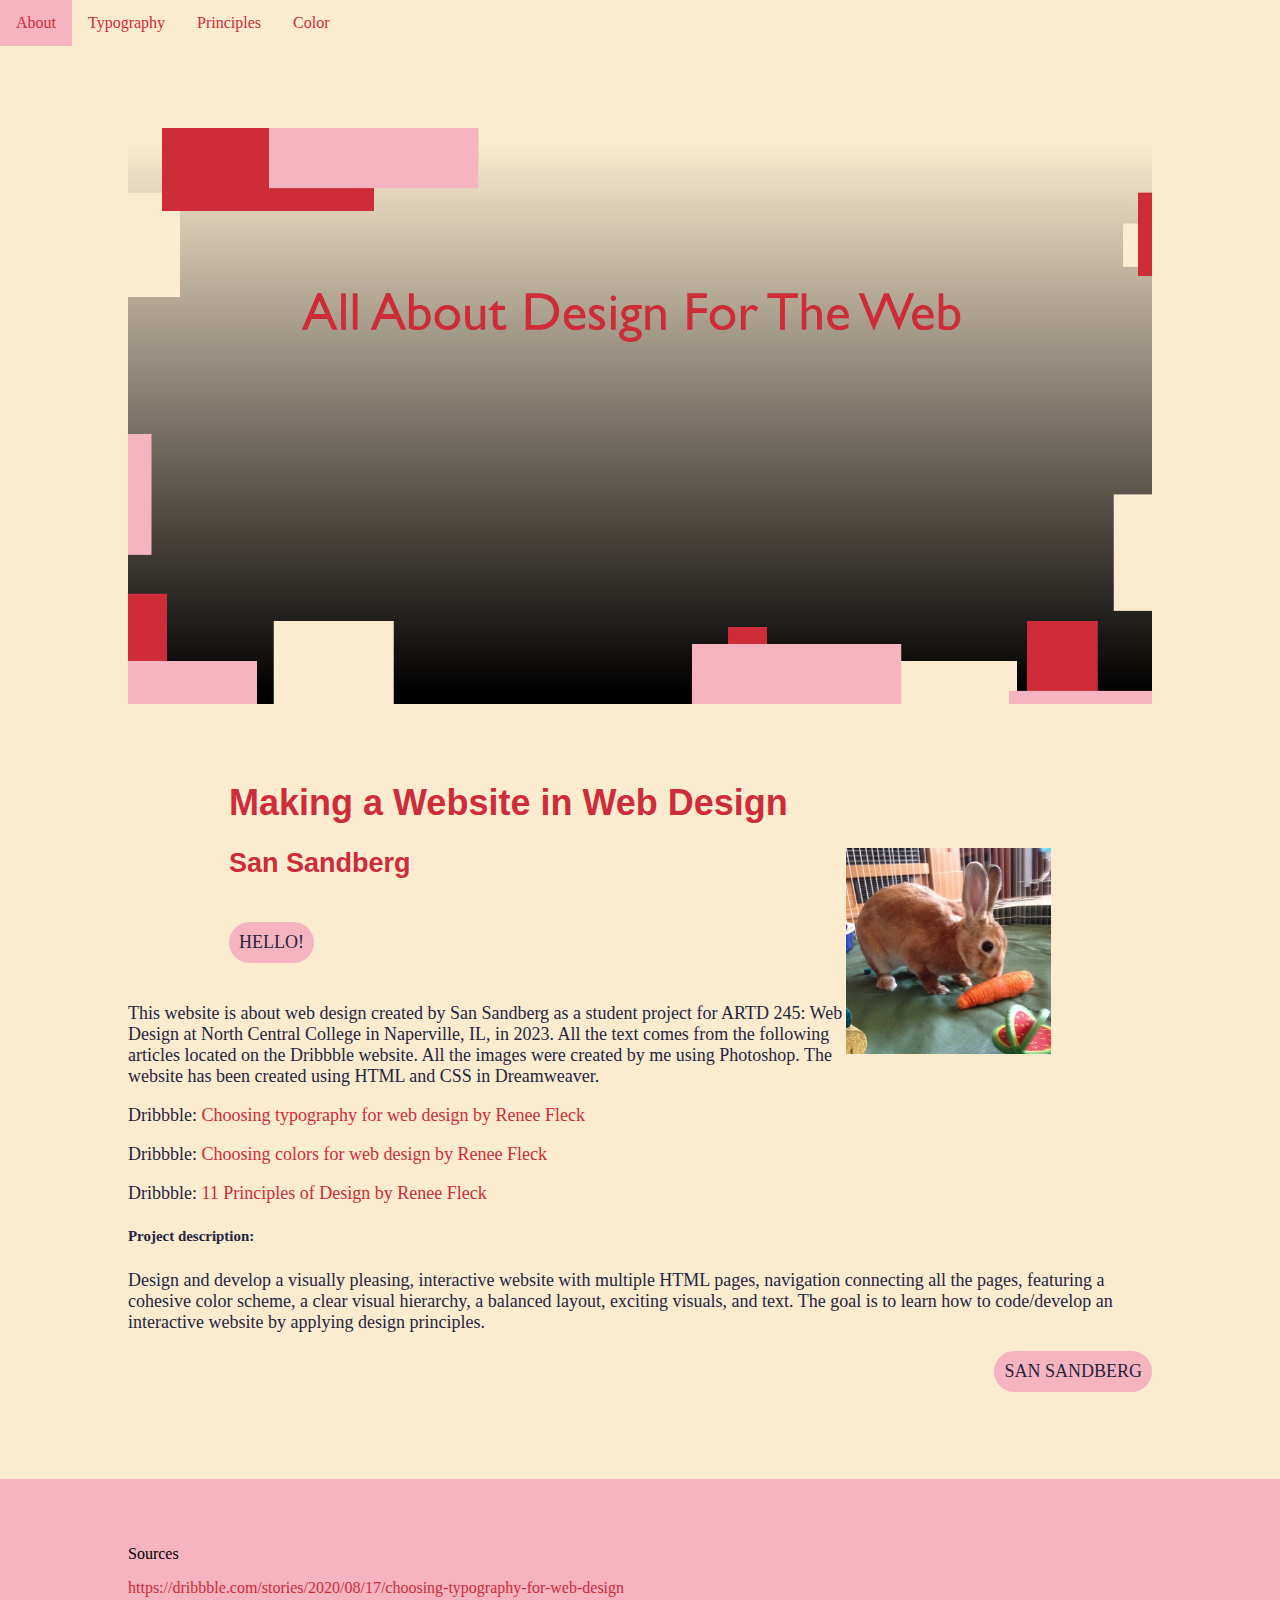
<file: index.html>
<!doctype html>
<html>
<head><link rel="preconnect" href="https://fonts.googleapis.com">
<link rel="preconnect" href="https://fonts.gstatic.com" crossorigin>
<link href="https://fonts.googleapis.com/css2?family=Martian+Mono:wght@300&display=swap" rel="stylesheet">
<meta charset="UTF-8">
<title>Typography</title>

<link href="style.css" rel="stylesheet" type="text/css">
</head>

<body>
	
<ul class="nav"> 
	<li><a class="active" href="about.html">About</a></li>
  <li><a href="typography.html">Typography</a></li>
  <li><a href="principles.html">Principles</a></li>
  <li><a href="color.html">Color</a></li>
 
</ul>
<section class="body">
  <img src="Images/about.jpg" width="100%" alt=""/>
<div class="center"> </div>
<header>
	<p style="color: #FBECD0"> 
.
	
	
	</p>
		<p style="color: #FBECD0"> 
.
	
	
	</p>
  <h1>Making a Website in Web Design</h1>
	<h2><img src="Images/ruby.jpeg" width="25%"  alt=""/>San Sandberg</h2>
	<aside class="aside">
	<div class="button left"> 
		<a href="https://dribbble.com/stories/2020/08/17/choosing-typography-for-web-design" target="_blank">HELLO!</a>	</div>
  </aside>
	


</header>
		
<p>This website is about web design created by San Sandberg as a student project for ARTD 245: Web Design at North Central College in Naperville, IL, in 2023. All the text comes from the following articles located on the Dribbble website. All the images were created by me using Photoshop. The website has been created using HTML and CSS in Dreamweaver. 
	<p>
Dribbble: <a href="https://dribbble.com/stories/2020/08/17/choosing-typography-for-web-design" target="_blank">Choosing typography for web design by Renee Fleck</a> </p>
	
	<p>Dribbble: <a href="https://dribbble.com/stories/2018/12/19/choosing-colors-for-web-design-a-practical-ui-color-application-guide" target="_blank">Choosing colors for web design by Renee Fleck</a> </p>
	<p>Dribbble: <a href="https://dribbble.com/resources/principles-of-design" target="_blank">11 Principles of Design by Renee Fleck</a> </P>
	<h5>Project description: </h5>
Design and develop a visually pleasing, interactive website with multiple HTML pages, navigation connecting all the pages, featuring a cohesive color scheme, a clear visual hierarchy, a balanced layout, exciting visuals, and text. The goal is to learn how to code/develop an interactive website by applying design principles. </p>

		  <div class="button right"> 
		<a href="https://dribbble.com/stories/2020/08/17/choosing-typography-for-web-design" target="_blank">SAN SANDBERG</a></div>


		</section>
<div class="color">

	
<footer>
	<p>Sources </p>
	  
	<p><a href="https://dribbble.com/stories/2020/08/17/choosing-typography-for-web-design" target="_blank">https://dribbble.com/stories/2020/08/17/choosing-typography-for-web-design</a></p>
	
  <p>&nbsp;</p>
</footer>
			  </div>	

</body>
</html>
</file>
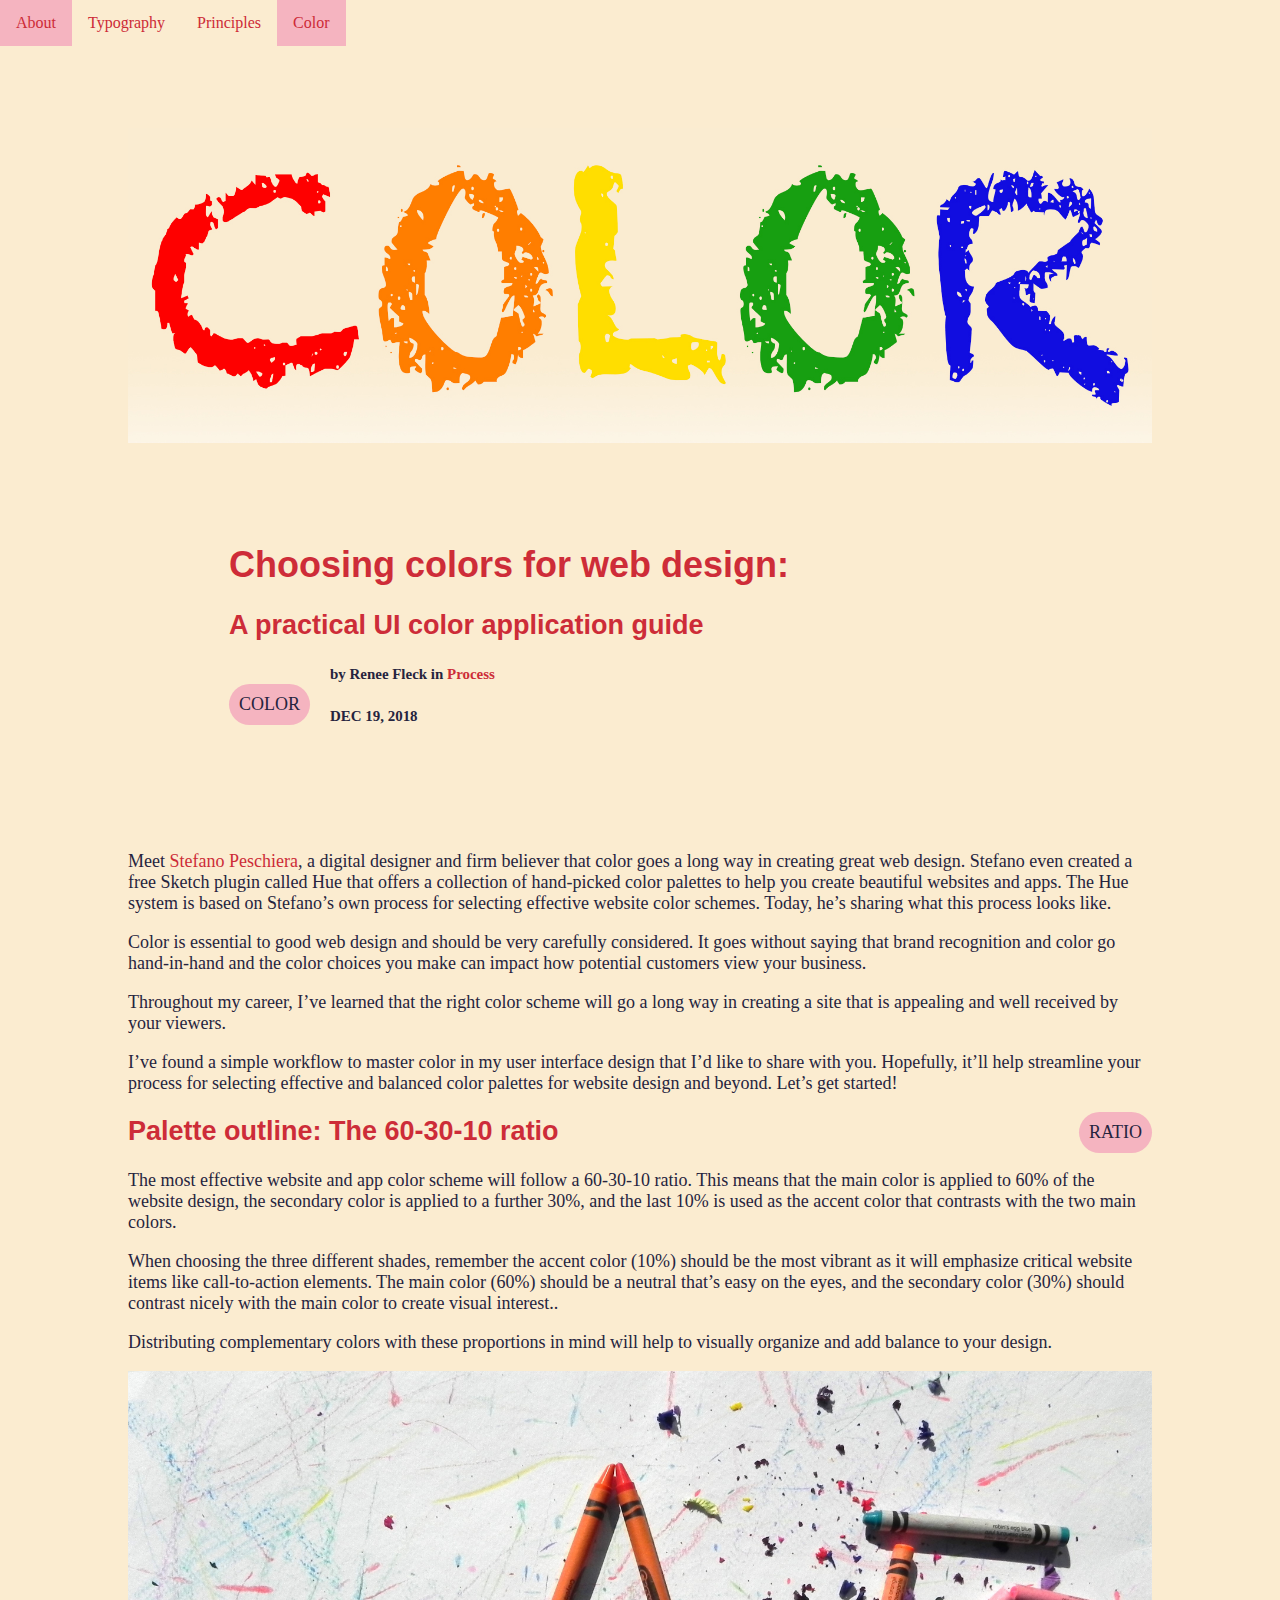
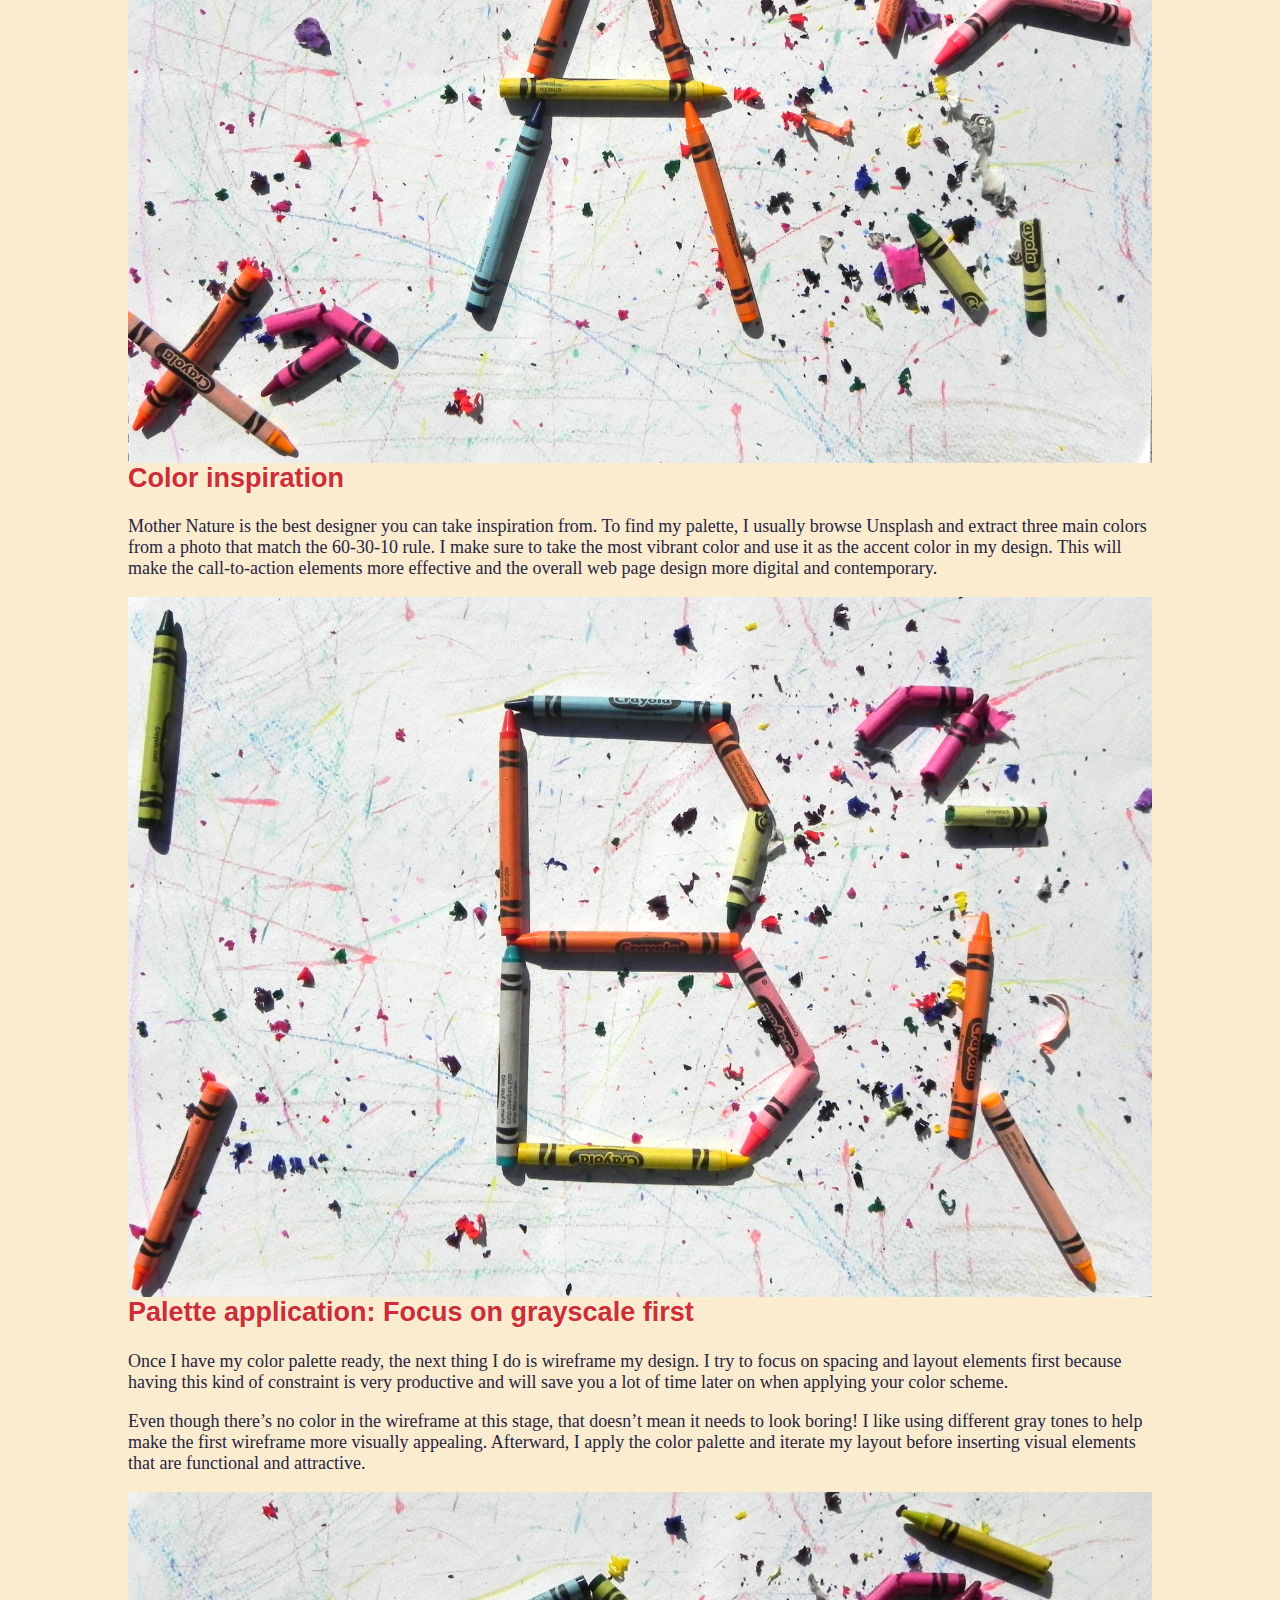
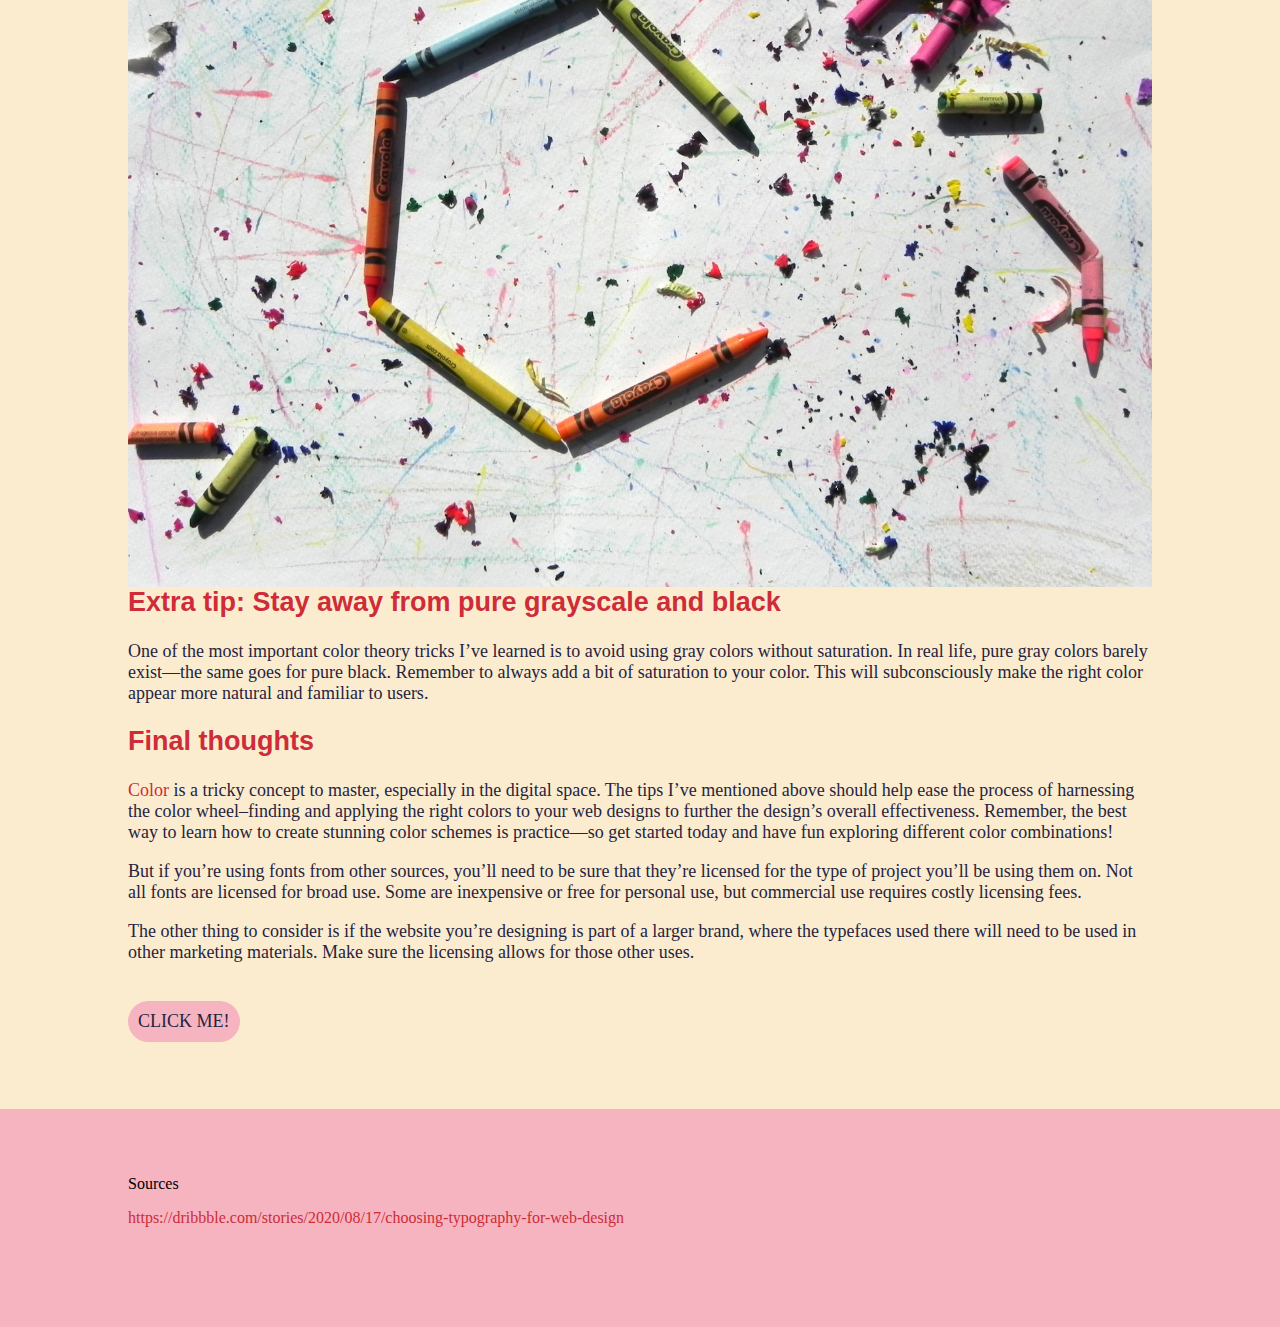
<file: color.html>
<!doctype html>
<html>
<head><link rel="preconnect" href="https://fonts.googleapis.com">
<link rel="preconnect" href="https://fonts.gstatic.com" crossorigin>
<link href="https://fonts.googleapis.com/css2?family=Martian+Mono:wght@300&display=swap" rel="stylesheet">
<meta charset="UTF-8">
<title>Typography</title>

<link href="style.css" rel="stylesheet" type="text/css">
</head>

<body>
	
<ul class="nav"> 
	<li><a href="about.html">About</a></li>
  <li><a href="typography.html">Typography</a></li>
  <li><a href="principles.html">Principles</a></li>
  <li><a class="active" href="color.html">Color</a></li>
 
</ul>
	<section class="body">
<div class="center">
	
   <img src="Images/colorphoto.jpg" width="100%" alt=""/></div>
<header>
  <h1>Choosing colors for web design: </h1>
	<h2>A practical UI color application guide</h2>
	<aside class="aside">
	<div class="button left"> 
		<a href="https://dribbble.com/stories/2020/08/17/choosing-typography-for-web-design" target="_blank">COLOR</a>	</div>
  </aside>
	  <h5>by Renee Fleck in <a href="https://dribbble.com/stories/categories/process" target="_blank">Process</a></h5>
<h5>DEC 19, 2018</h5> 


</header>
		
<p>Meet <a href="https://dribbble.com/stories/2020/08/17/choosing-typography-for-web-design" target="_blank">Stefano Peschiera</a>, a digital designer and firm believer that color goes a long way in creating great web design. Stefano even created a free Sketch plugin called Hue that offers a collection of hand-picked color palettes to help you create beautiful websites and apps. The Hue system is based on Stefano’s own process for selecting effective website color schemes. Today, he’s sharing what this process looks like.</p>

<p>Color is essential to good web design and should be very carefully considered. It goes without saying that brand recognition and color go hand-in-hand and the color choices you make can impact how potential customers view your business.

</p>

	
<p>Throughout my career, I’ve learned that the right color scheme will go a long way in creating a site that is appealing and well received by your viewers.</p>

<p>I’ve found a simple workflow to master color in my user interface design that I’d like to share with you. Hopefully, it’ll help streamline your process for selecting effective and balanced color palettes for website design and beyond. Let’s get started!</p>
		  <div class="button right"> 
		<a href="https://dribbble.com/stories/2020/08/17/choosing-typography-for-web-design" target="_blank">RATIO</a>

		

	</div>
		

<h2>Palette outline: The 60-30-10 ratio</h2>
<p>The most effective website and app color scheme will follow a 60-30-10 ratio. This means that the main color is applied to 60% of the website design, the secondary color is applied to a further 30%, and the last 10% is used as the accent color that contrasts with the two main colors.</p>
<p>When choosing the three different shades, remember the accent color (10%) should be the most vibrant as it will emphasize critical website items like call-to-action elements. The main color (60%) should be a neutral that’s easy on the eyes, and the secondary color (30%) should contrast nicely with the main color to create visual interest..</p>

	
	<p>Distributing complementary colors with these proportions in mind will help to visually organize and add balance to your design.</p>
	  <img src="Images/a copy.JPG" width="100%" alt=""/>
<h2>Color inspiration</h2>
	<p>Mother Nature is the best designer you can take inspiration from. To find my palette, I usually browse Unsplash and extract three main colors from a photo that match the 60-30-10 rule. I make sure to take the most vibrant color and use it as the accent color in my design. This will make the call-to-action elements more effective and the overall web page design more digital and contemporary.</p>

    <img src="Images/b copy.JPG" width="100%" alt=""/>
<h2>Palette application: Focus on grayscale first</h2>
	<p>Once I have my color palette ready, the next thing I do is wireframe my design. I try to focus on spacing and layout elements first because having this kind of constraint is very productive and will save you a lot of time later on when applying your color scheme.</p>
	
	
<p>Even though there’s no color in the wireframe at this stage, that doesn’t mean it needs to look boring! I like using different gray tones to help make the first wireframe more visually appealing. Afterward, I apply the color palette and iterate my layout before inserting visual elements that are functional and attractive.</p> 
		<img src="Images/c copy.JPG" width="100%"  alt=""/>
	<h2>Extra tip: Stay away from pure grayscale and black</h2>
	
<p>One of the most important color theory tricks I’ve learned is to avoid using gray colors without saturation. In real life, pure gray colors barely exist—the same goes for pure black. Remember to always add a bit of saturation to your color. This will subconsciously make the right color appear more natural and familiar to users.</p>
	

	
	<h2>Final thoughts</h2>
	<p><a href="https://dribbble.com/stories/2020/08/17/choosing-typography-for-web-design" target="_blank">Color</a> is a tricky concept to master, especially in the digital space. The tips I’ve mentioned above should help ease the process of harnessing the color wheel–finding and applying the right colors to your web designs to further the design’s overall effectiveness. Remember, the best way to learn how to create stunning color schemes is practice—so get started today and have fun exploring different color combinations!</p>
	<p>But if you’re using fonts from other sources, you’ll need to be sure that they’re licensed for the type of project you’ll be using them on. Not all fonts are licensed for broad use. Some are inexpensive or free for personal use, but commercial use requires costly licensing fees.</p>
	<p>The other thing to consider is if the website you’re designing is part of a larger brand, where the typefaces used there will need to be used in other marketing materials. Make sure the licensing allows for those other uses.</p>
		
	  <div class="button left"> 
		<a href="https://dribbble.com/stories/2020/08/17/choosing-typography-for-web-design" target="_blank">CLICK ME!</a>
	</div>
		

	
</section>	
<div class="color">

	
<footer>
	<p>Sources </p>
	  
	<p><a href="https://dribbble.com/stories/2020/08/17/choosing-typography-for-web-design" target="_blank">https://dribbble.com/stories/2020/08/17/choosing-typography-for-web-design</a></p>
	
  <p>&nbsp;</p>
</footer>
			  </div>	
</section>
</body>
</html>
</file>
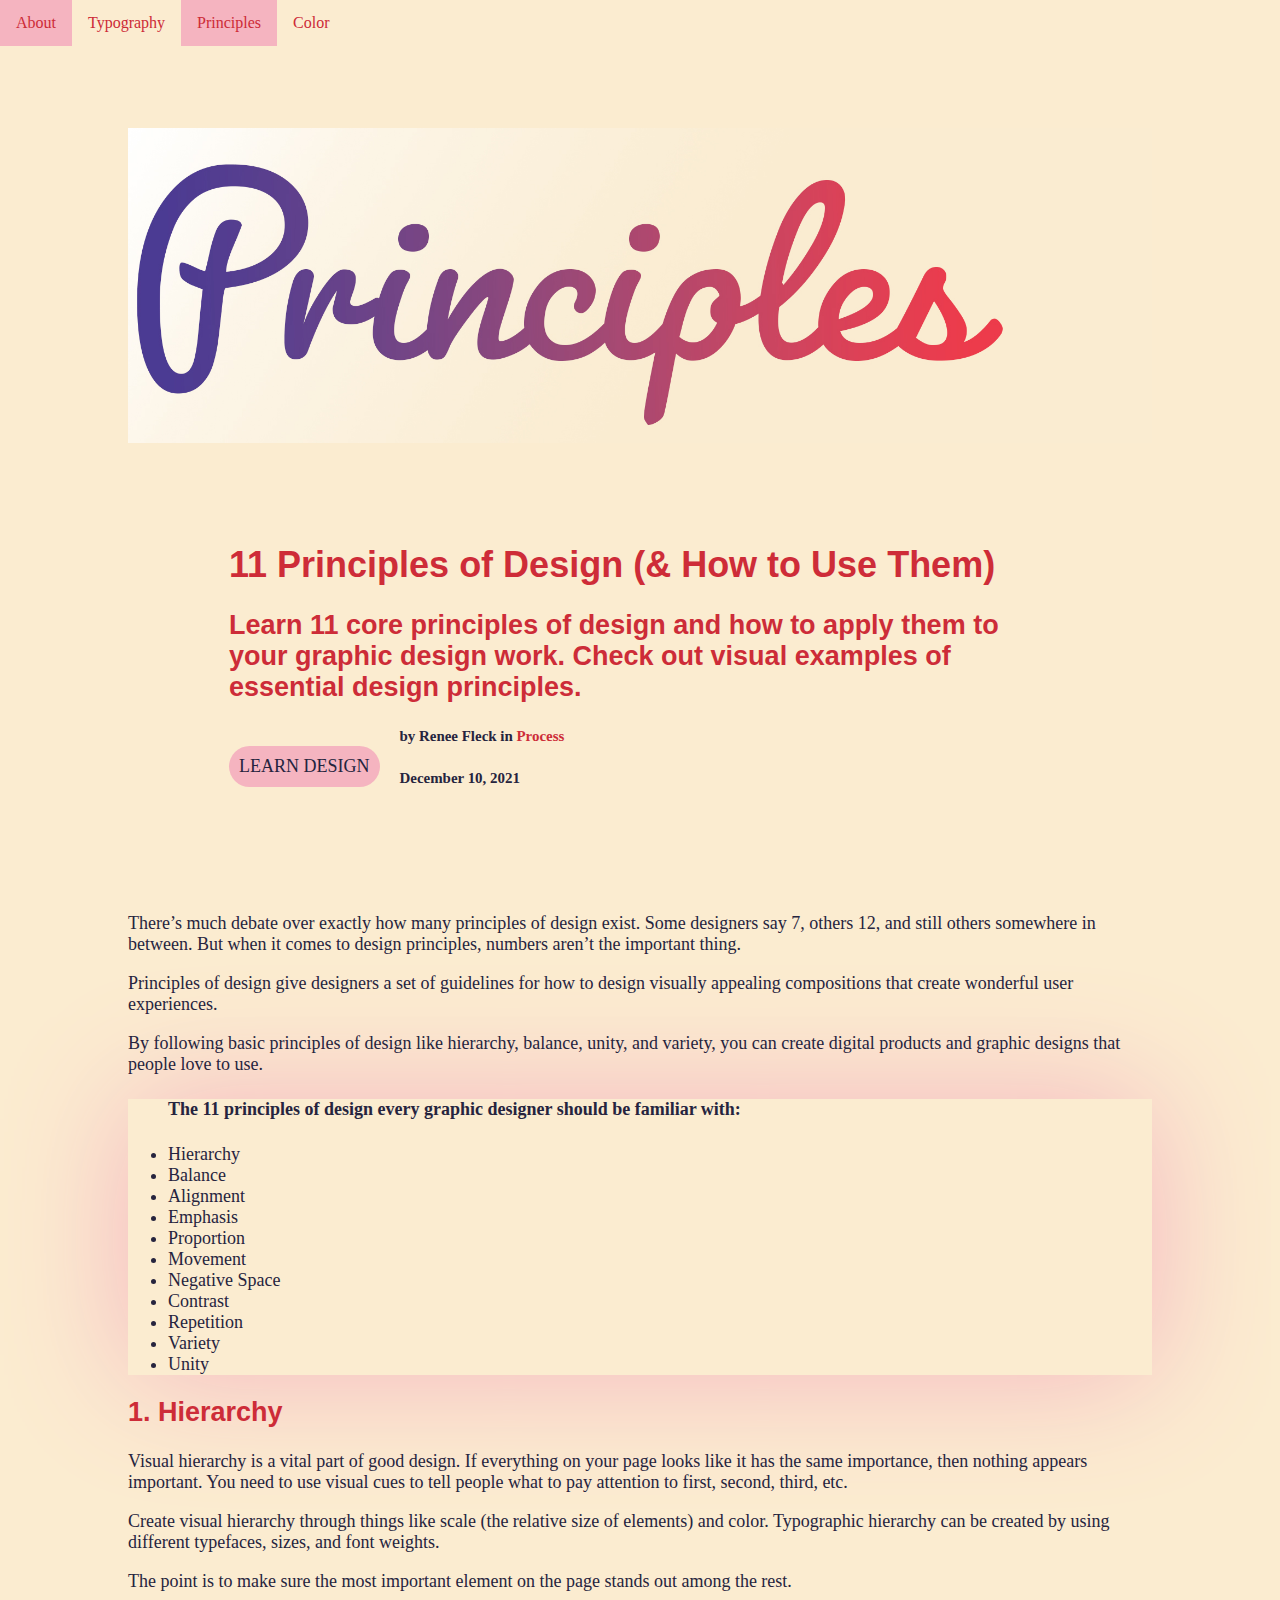
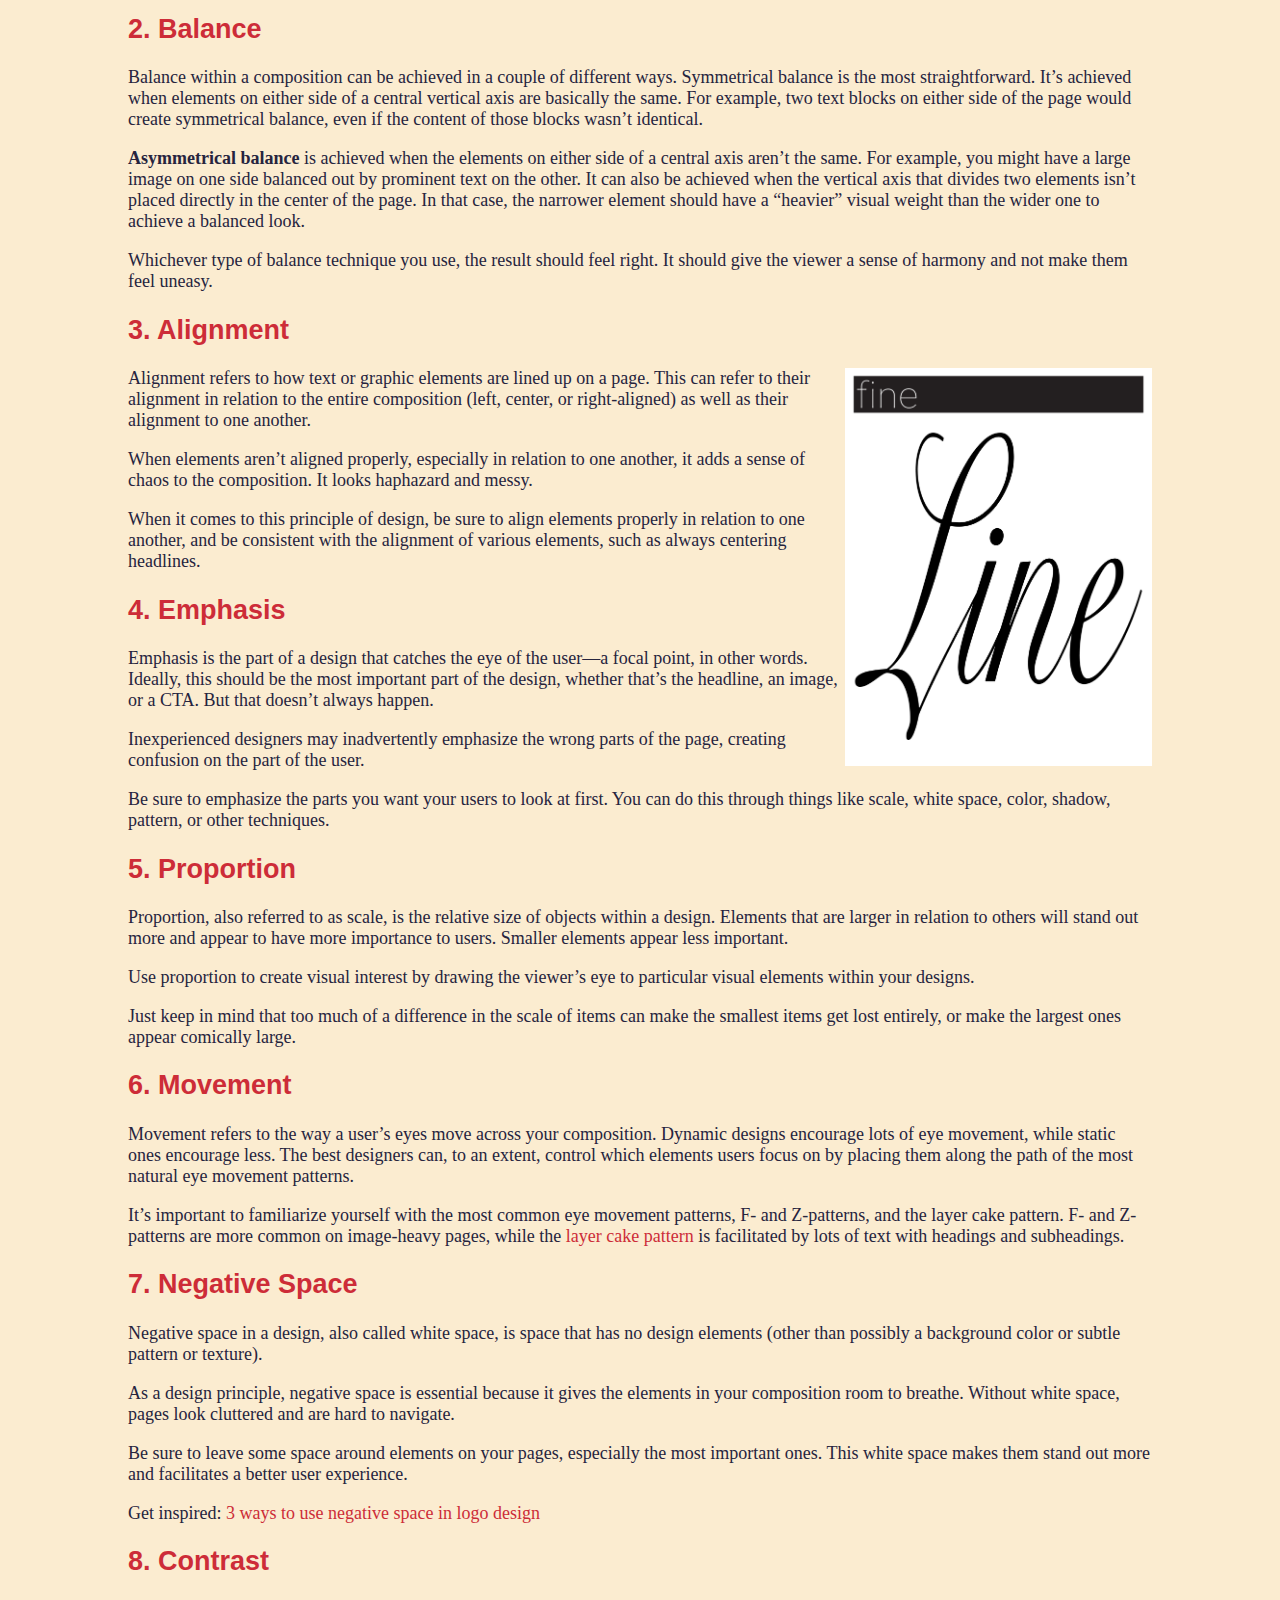
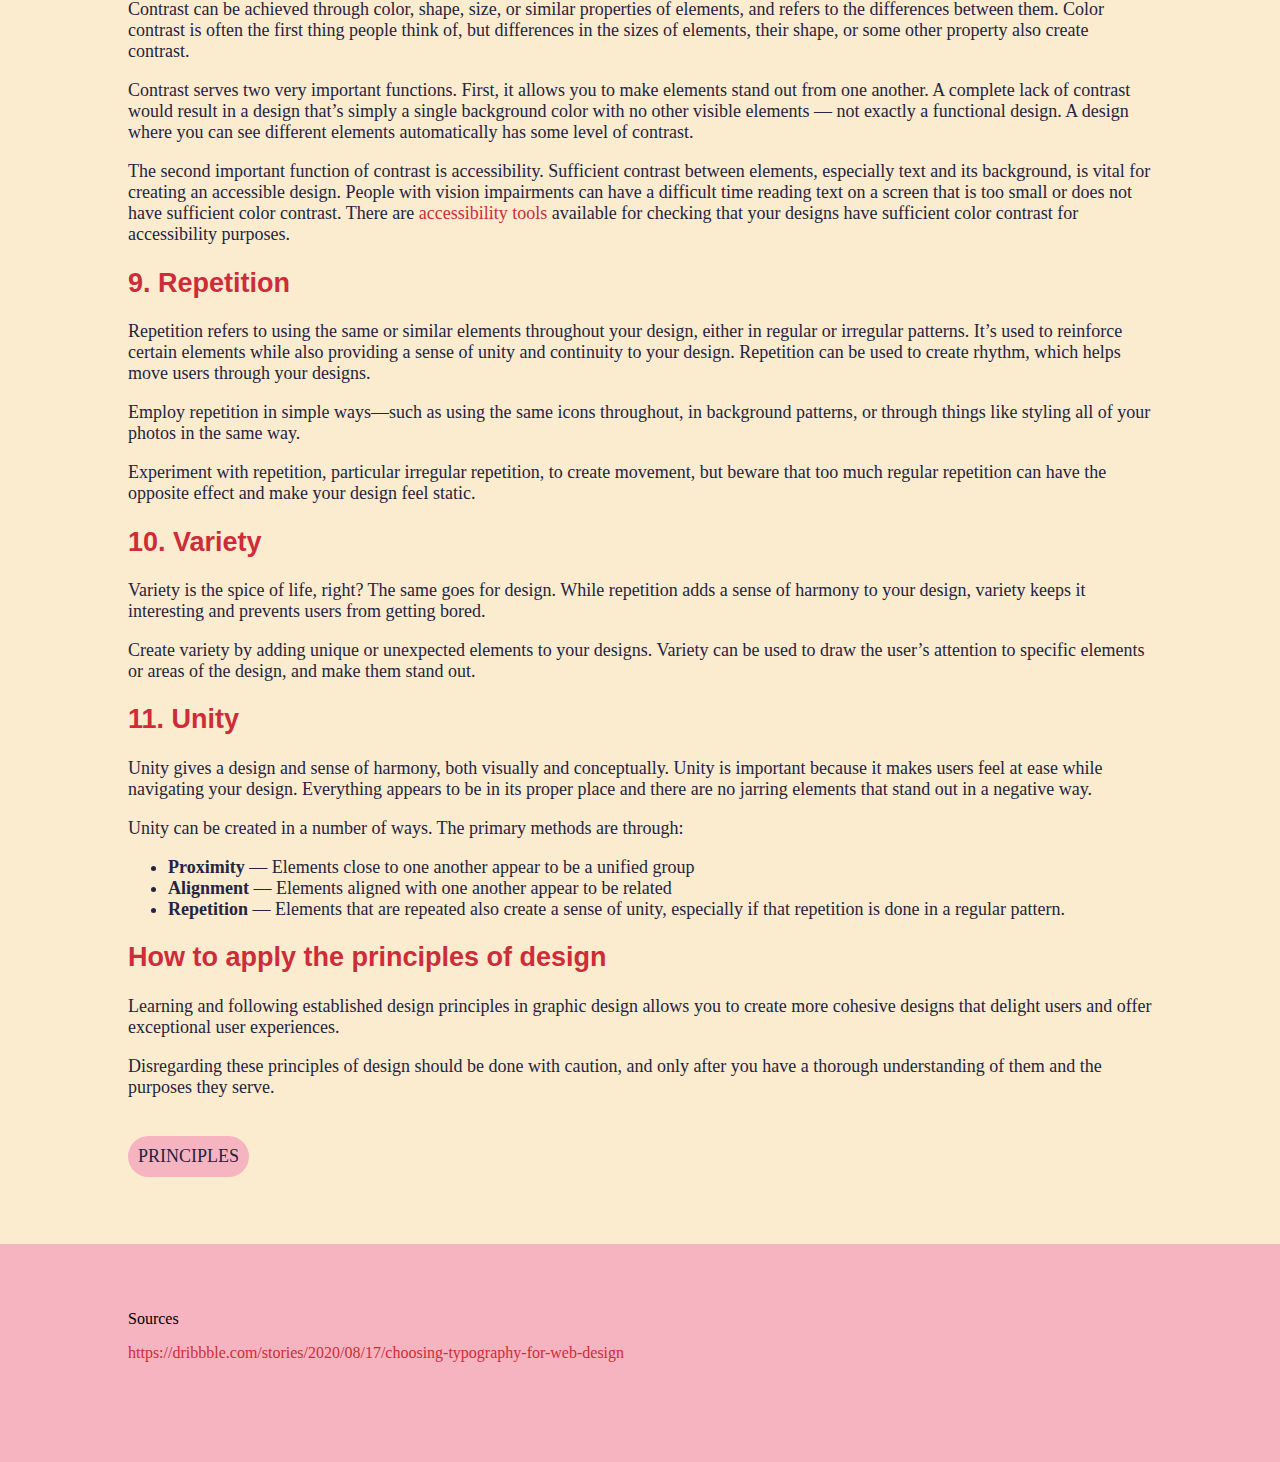
<file: principles.html>
<!doctype html>
<html>
<head><link rel="preconnect" href="https://fonts.googleapis.com">
<link rel="preconnect" href="https://fonts.gstatic.com" crossorigin>
<link href="https://fonts.googleapis.com/css2?family=Martian+Mono:wght@300&display=swap" rel="stylesheet">
<meta charset="UTF-8">
<title>Typography</title>

<link href="style.css" rel="stylesheet" type="text/css">
</head>

<body>
	
<ul class="nav"> 
	<li><a href="about.html">About</a></li>
  <li><a href="typography.html">Typography</a></li>
  <li><a class="active" href="principles.html">Principles</a></li>
  <li><a href="color.html">Color</a></li>
 
</ul>
	<section class="body">
<div class="center">
	<img src="Images/principles.jpg" width="100%" alt=""/> </div>
	
<header>
  <h1>11 Principles of Design (& How to Use Them) </h1>
	<h2>Learn 11 core principles of design and how to apply them to your graphic design work. Check out visual examples of essential design principles.</h2>
	<aside class="aside">
	<div class="button left"> 
		<a href="https://dribbble.com/learn?utm_campaign=&utm_content=learn_design&utm_medium=hero_cta&utm_source=design_education_article&utm_term=workshops" target="_blank">LEARN DESIGN</a>	</div>
  </aside>
	  <h5>by Renee Fleck in <a href="https://dribbble.com/stories/categories/process" target="_blank">Process</a></h5>
<h5>December 10, 2021</h5> 


</header>
	
		
<p>There’s much debate over exactly how many principles of design exist. Some designers say 7, others 12, and still others somewhere in between. But when it comes to design principles, numbers aren’t the important thing.</p>

<p>Principles of design give designers a set of guidelines for how to design visually appealing compositions that create wonderful user experiences.</p>

	
<p>By following basic principles of design like hierarchy, balance, unity, and variety, you can create digital products and graphic designs that people love to use.</p>


		  
	<ul class="listStyle1">
	
<h4 style="font-family: Baskerville, 'Palatino Linotype', Palatino, 'Century Schoolbook L', 'Times New Roman', serif">The 11 principles of design every graphic designer should be familiar with:</h4>
    <li>
    Hierarchy</li>
    <li> Balance </li>
    <li>Alignment </li>
    <li>Emphasis</li>
    <li>Proportion</li>
	<li>Movement</li>
    <li> Negative Space </li>
    <li>Contrast </li>
    <li>Repetition</li>
    <li>Variety</li>
	<li>Unity</li>
</ul>

		

	
		

<h2>1. Hierarchy</h2>
<p>Visual hierarchy is a vital part of good design. If everything on your page looks like it has the same importance, then nothing appears important. You need to use visual cues to tell people what to pay attention to first, second, third, etc.</p>
<p>Create visual hierarchy through things like scale (the relative size of elements) and color. Typographic hierarchy can be created by using different typefaces, sizes, and font weights.</p>

	
	<p>The point is to make sure the most important element on the page stands out among the rest.</p>
	<h2>2. Balance</h2>
	<p>Balance within a composition can be achieved in a couple of different ways. Symmetrical balance is the most straightforward. It’s achieved when elements on either side of a central vertical axis are basically the same. For example, two text blocks on either side of the page would create symmetrical balance, even if the content of those blocks wasn’t identical.</p>

<p> <strong>Asymmetrical balance </strong>is achieved when the elements on either side of a central axis aren’t the same. For example, you might have a large image on one side balanced out by prominent text on the other. It can also be achieved when the vertical axis that divides two elements isn’t placed directly in the center of the page. In that case, the narrower element should have a “heavier” visual weight than the wider one to achieve a balanced look.</p>

<p>Whichever type of balance technique you use, the result should feel right. It should give the viewer a sense of harmony and not make them feel uneasy.</p>
	<h2>3. Alignment</h2>
	<img src="Images/san.sandberg.1.jpg" width="30%" alt=""/>
<p>Alignment refers to how text or graphic elements are lined up on a page. This can refer to their alignment in relation to the entire composition (left, center, or right-aligned) as well as their alignment to one another.</p>
	
	
<p>When elements aren’t aligned properly, especially in relation to one another, it adds a sense of chaos to the composition. It looks haphazard and messy.</p>
	
	<p>When it comes to this principle of design, be sure to align elements properly in relation to one another, and be consistent with the alignment of various elements, such as always centering headlines.</p>

	<h2>4. Emphasis</h2>
	
<p>Emphasis is the part of a design that catches the eye of the user—a focal point, in other words. Ideally, this should be the most important part of the design, whether that’s the headline, an image, or a CTA. But that doesn’t always happen.</p>

	<p>Inexperienced designers may inadvertently emphasize the wrong parts of the page, creating confusion on the part of the user.</p>
	<p>Be sure to emphasize the parts you want your users to look at first. You can do this through things like scale, white space, color, shadow, pattern, or other techniques.</p>
	
	<h2>5. Proportion</h2>
	<p>Proportion, also referred to as scale, is the relative size of objects within a design. Elements that are larger in relation to others will stand out more and appear to have more importance to users. Smaller elements appear less important.</p>
	<p>Use proportion to create visual interest by drawing the viewer’s eye to particular visual elements within your designs.</p>
	<p>Just keep in mind that too much of a difference in the scale of items can make the smallest items get lost entirely, or make the largest ones appear comically large.</p>
		
	 	<h2>6. Movement</h2>
	
<p>Movement refers to the way a user’s eyes move across your composition. Dynamic designs encourage lots of eye movement, while static ones encourage less. The best designers can, to an extent, control which elements users focus on by placing them along the path of the most natural eye movement patterns.</p>

	<p>It’s important to familiarize yourself with the most common eye movement patterns, F- and Z-patterns, and the layer cake pattern. F- and Z-patterns are more common on image-heavy pages, while the <a href="https://www.nngroup.com/articles/layer-cake-pattern-scanning/" target="_blank">layer cake pattern</a> is facilitated by lots of text with headings and subheadings.</p>

		<h2>7. Negative Space</h2>
	
<p>Negative space in a design, also called white space, is space that has no design elements (other than possibly a background color or subtle pattern or texture).</p>

	<p>As a design principle, negative space is essential because it gives the elements in your composition room to breathe. Without white space, pages look cluttered and are hard to navigate.</p>
	<p>Be sure to leave some space around elements on your pages, especially the most important ones. This white space makes them stand out more and facilitates a better user experience.</p>
	<p>Get inspired: <a href="https://dribbble.com/stories/2019/10/04/negative-space-logo-design" target="_blank">3 ways to use negative space in logo design</a></p>
		<h2>8. Contrast</h2>
	
<p>Contrast can be achieved through color, shape, size, or similar properties of elements, and refers to the differences between them. Color contrast is often the first thing people think of, but differences in the sizes of elements, their shape, or some other property also create contrast.</p>

	<p>Contrast serves two very important functions. First, it allows you to make elements stand out from one another. A complete lack of contrast would result in a design that’s simply a single background color with no other visible elements — not exactly a functional design. A design where you can see different elements automatically has some level of contrast.</p>
	<p>The second important function of contrast is accessibility. Sufficient contrast between elements, especially text and its background, is vital for creating an accessible design. People with vision impairments can have a difficult time reading text on a screen that is too small or does not have sufficient color contrast. There are <a href="https://dribbble.com/stories/2019/08/30/5-accessibility-tools-to-check-your-design-s-contrast-ratio" target="_blank">accessibility tools </a>available for checking that your designs have sufficient color contrast for accessibility purposes.</p>
		<h2>9. Repetition</h2>
	
<p>Repetition refers to using the same or similar elements throughout your design, either in regular or irregular patterns. It’s used to reinforce certain elements while also providing a sense of unity and continuity to your design. Repetition can be used to create rhythm, which helps move users through your designs.</p>

	<p>Employ repetition in simple ways—such as using the same icons throughout, in background patterns, or through things like styling all of your photos in the same way.</p>
	<p>Experiment with repetition, particular irregular repetition, to create movement, but beware that too much regular repetition can have the opposite effect and make your design feel static.</p>
		<h2>10. Variety</h2>
	
<p>Variety is the spice of life, right? The same goes for design. While repetition adds a sense of harmony to your design, variety keeps it interesting and prevents users from getting bored.</p>

	<p>Create variety by adding unique or unexpected elements to your designs. Variety can be used to draw the user’s attention to specific elements or areas of the design, and make them stand out.</p>
	
		<h2>11. Unity</h2>
	
<p>Unity gives a design and sense of harmony, both visually and conceptually. Unity is important because it makes users feel at ease while navigating your design. Everything appears to be in its proper place and there are no jarring elements that stand out in a negative way.</p>

	<p>Unity can be created in a number of ways. The primary methods are through:</p>
	<ul>  
	<li><strong>Proximity </strong>— Elements close to one another appear to be a unified group</li>
    <li><strong>Alignment</strong> — Elements aligned with one another appear to be related</li>
	<li><strong>Repetition</strong> — Elements that are repeated also create a sense of unity, especially if that repetition is done in a regular pattern.</li>
	</ul>  
	<h2>How to apply the principles of design</h2>
	<p>Learning and following established design principles in graphic design allows you to create more cohesive designs that delight users and offer exceptional user experiences.</p>
	<p>Disregarding these principles of design should be done with caution, and only after you have a thorough understanding of them and the purposes they serve. </p>	
		<div class="button left"> 
		<a href="https://dribbble.com/learn?utm_campaign=&utm_content=learn_design&utm_medium=hero_cta&utm_source=design_education_article&utm_term=workshops" target="_blank">PRINCIPLES</a>	</div>
	
	</section>
<footer>
  <p>Sources </p>
	  
	<p><a href="https://dribbble.com/stories/2020/08/17/choosing-typography-for-web-design" target="_blank">https://dribbble.com/stories/2020/08/17/choosing-typography-for-web-design</a></p>
	
  <p>&nbsp;</p>
</footer>

</body>
</html>
</file>
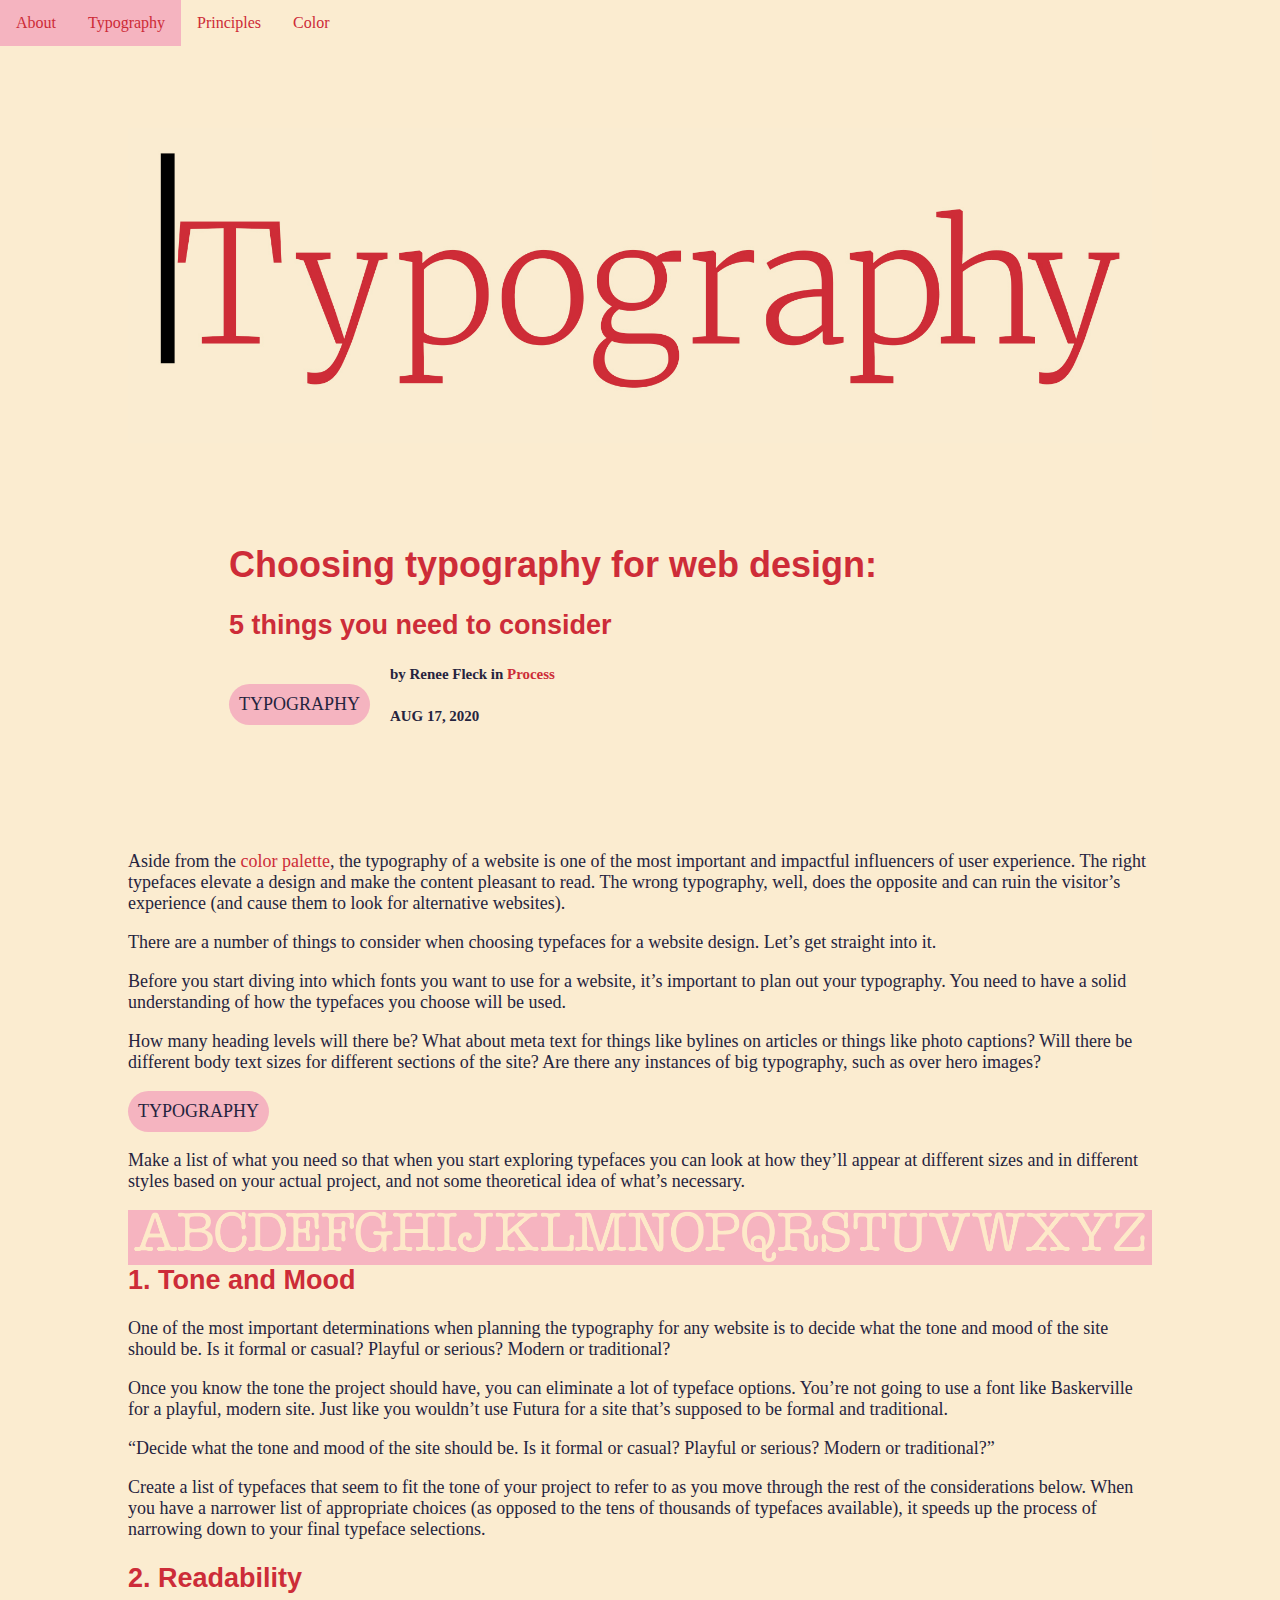
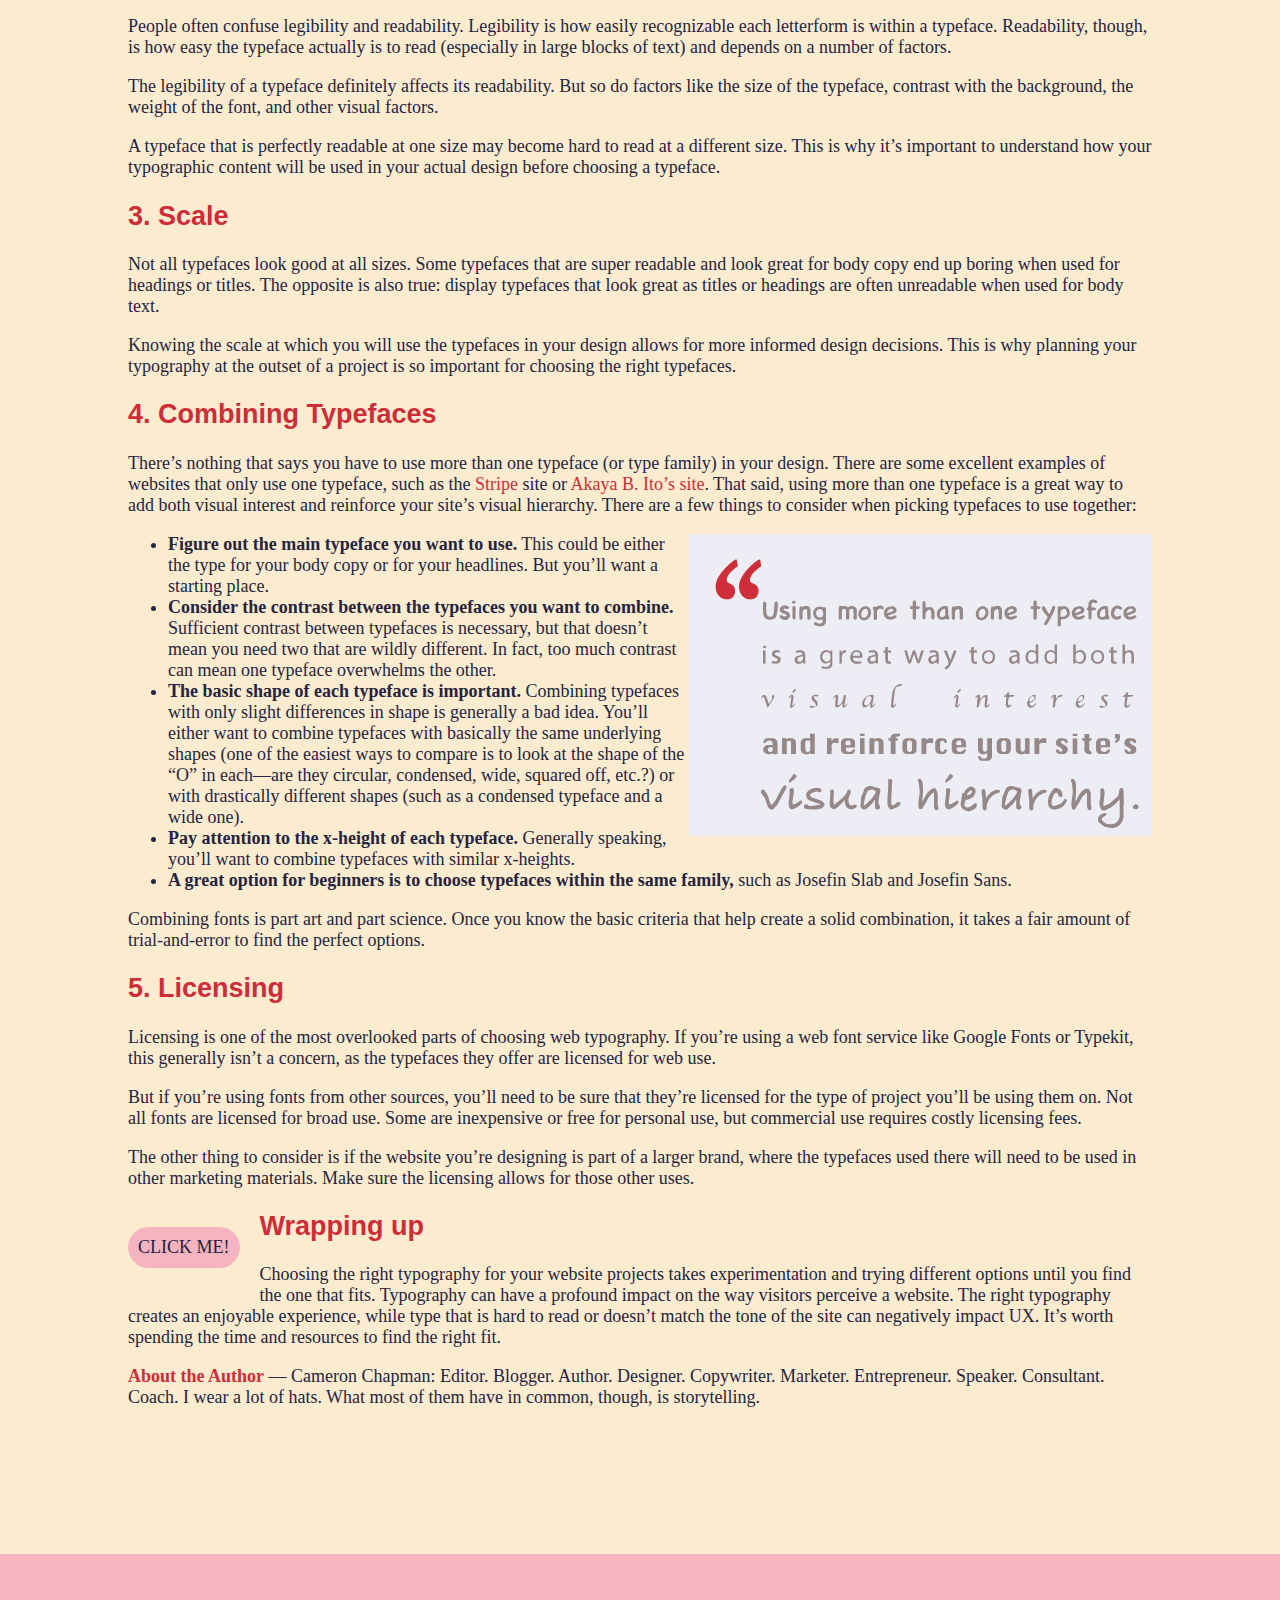
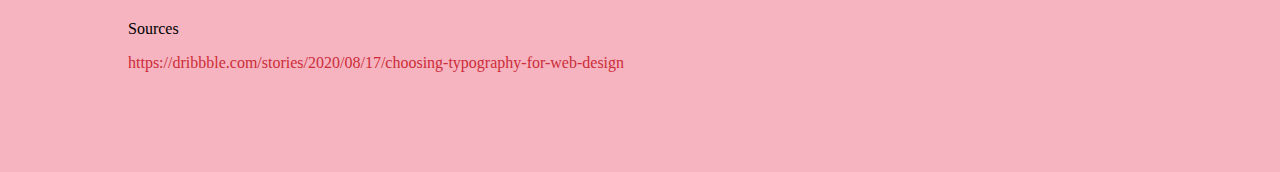
<file: typography.html>
<!doctype html>
<html>
<head><link rel="preconnect" href="https://fonts.googleapis.com">
<link rel="preconnect" href="https://fonts.gstatic.com" crossorigin>
<link href="https://fonts.googleapis.com/css2?family=Martian+Mono:wght@300&display=swap" rel="stylesheet">
<meta charset="UTF-8">
<title>Typography</title>

<link href="style.css" rel="stylesheet" type="text/css">
</head>

<body>
	
<ul class="nav"> 
	<li><a href="about.html">About</a></li>
  <li><a class="active" href="typography.html">Typography</a></li>
  <li><a href="principles.html">Principles</a></li>
  <li><a href="color.html">Color</a></li>
 
</ul>
	<section class="body">
<div class="center">
	
    <img src="Images/typ.picture.jpg" width="100%"  alt=""/></div>
<header>
  <h1>Choosing typography for web design: </h1>
	<h2>5 things you need to consider</h2>
	<aside class="aside">
	<div class="button left"> 
		<a href="https://dribbble.com/stories/2020/08/17/choosing-typography-for-web-design" target="_blank">TYPOGRAPHY</a>	</div>
  </aside>
	  <h5>by Renee Fleck in <a href="https://dribbble.com/stories/categories/process" target="_blank">Process</a></h5>
<h5>AUG 17, 2020</h5> 


</header>
<p>Aside from the <a href="https://dribbble.com/stories/2018/12/19/choosing-colors-for-web-design-a-practical-ui-color-application-guide" target="_blank">color palette</a>, the typography of a website is one of the most important and impactful influencers of user experience. The right typefaces elevate a design and make the content pleasant to read. The wrong typography, well, does the opposite and can ruin the visitor’s experience (and cause them to look for alternative websites).</p>

<p>There are a number of things to consider when choosing typefaces for a website design. Let’s get straight into it.</p>

	
<p>Before you start diving into which fonts you want to use for a website, it’s important to plan out your typography. You need to have a solid understanding of how the typefaces you choose will be used.</p>

<p>How many heading levels will there be? What about meta text for things like bylines on articles or things like photo captions? Will there be different body text sizes for different sections of the site? Are there any instances of big typography, such as over hero images?</p>
		  <div class="button right"> 
		<a href="https://dribbble.com/stories/2020/08/17/choosing-typography-for-web-design" target="_blank">TYPOGRAPHY</a>

<p>Make a list of what you need so that when you start exploring typefaces you can look at how they’ll appear at different sizes and in different styles based on your actual project, and not some theoretical idea of what’s necessary.</p>
		

	</div>
		
	  <img src="Images/ABC.jpg" width="100%" alt=""/>
<h2>1. Tone and Mood</h2>
<p>One of the most important determinations when planning the typography for any website is to decide what the tone and mood of the site should be. Is it formal or casual? Playful or serious? Modern or traditional?</p>
<p>Once you know the tone the project should have, you can eliminate a lot of typeface options. You’re not going to use a font like Baskerville for a playful, modern site. Just like you wouldn’t use Futura for a site that’s supposed to be formal and traditional.</p>
	<q>Decide what the tone and mood of the site should be. Is it formal or casual? Playful or serious? Modern or traditional?</q>
	
	<p>Create a list of typefaces that seem to fit the tone of your project to refer to as you move through the rest of the considerations below. When you have a narrower list of appropriate choices (as opposed to the tens of thousands of typefaces available), it speeds up the process of narrowing down to your final typeface selections.</p>
	<h2>2. Readability</h2>
	<p>People often confuse legibility and readability. Legibility is how easily recognizable each letterform is within a typeface. Readability, though, is how easy the typeface actually is to read (especially in large blocks of text) and depends on a number of factors.</p>

<p>The legibility of a typeface definitely affects its readability. But so do factors like the size of the typeface, contrast with the background, the weight of the font, and other visual factors.</p>

<p>A typeface that is perfectly readable at one size may become hard to read at a different size. This is why it’s important to understand how your typographic content will be used in your actual design before choosing a typeface.</p>
	<h2>3. Scale</h2>
	<p>Not all typefaces look good at all sizes. Some typefaces that are super readable and look great for body copy end up boring when used for headings or titles. The opposite is also true: display typefaces that look great as titles or headings are often unreadable when used for body text.</p>
	
	 
		
<p>Knowing the scale at which you will use the typefaces in your design allows for more informed design decisions. This is why planning your typography at the outset of a project is so important for choosing the right typefaces.</p>
	<h2>4. Combining Typefaces</h2>
	
<p>There’s nothing that says you have to use more than one typeface (or type family) in your design. There are some excellent examples of websites that only use one typeface, such as the <a href="https://stripe.com" target="_blank">Stripe</a> site or <a href="https://ayakaito.com" target="_blank">Akaya B. Ito’s site</a>. That said, using more than one typeface is a great way to add both visual interest and reinforce your site’s visual hierarchy. There are a few things to consider when picking typefaces to use together:</p>
	<ul class="listStyle">
	  <img src="Images/typephoto.jpg" width="liststyle%" height="liststyle%" alt=""/>

    <li>
    <strong>Figure out the main typeface you want to use.</strong> This could be either the type for your body copy or for your headlines. But you’ll want a starting place.</li>
    <li> <strong>Consider the contrast between the typefaces you want to combine.</strong> Sufficient contrast between typefaces is necessary, but that doesn’t mean you need two that are wildly different. In fact, too much contrast can mean one typeface overwhelms the other.</li>
    <li><strong>The basic shape of each typeface is important.</strong> Combining typefaces with only slight differences in shape is generally a bad idea. You’ll either want to combine typefaces with basically the same underlying shapes (one of the easiest ways to compare is to look at the shape of the “O” in each—are they circular, condensed, wide, squared off, etc.?) or with drastically different shapes (such as a condensed typeface and a wide one). </li>
    <li><strong>Pay attention to the x-height of each typeface.</strong> Generally speaking, you’ll want to combine typefaces with similar x-heights.</li>
    <li><strong>A great option for beginners is to choose typefaces within the same family,</strong> such as Josefin Slab and Josefin Sans.</li>
</ul>
	<p>Combining fonts is part art and part science. Once you know the basic criteria that help create a solid combination, it takes a fair amount of trial-and-error to find the perfect options.</p>
	<h2>5. Licensing</h2>
	<p>Licensing is one of the most overlooked parts of choosing web typography. If you’re using a web font service like Google Fonts or Typekit, this generally isn’t a concern, as the typefaces they offer are licensed for web use.</p>
	<p>But if you’re using fonts from other sources, you’ll need to be sure that they’re licensed for the type of project you’ll be using them on. Not all fonts are licensed for broad use. Some are inexpensive or free for personal use, but commercial use requires costly licensing fees.</p>
	<p>The other thing to consider is if the website you’re designing is part of a larger brand, where the typefaces used there will need to be used in other marketing materials. Make sure the licensing allows for those other uses.</p>
		
	  <div class="button left"> 
		<a href="https://dribbble.com/stories/2020/08/17/choosing-typography-for-web-design" target="_blank">CLICK ME!</a>
	</div>
		
	<h2><a href="https://dribbble.com/stories/2020/08/17/choosing-typography-for-web-design" target="_blank">Wrapping up</a></h2>
	<p>Choosing the right typography for your website projects takes experimentation and trying different options until you find the one that fits. Typography can have a profound impact on the way visitors perceive a website. The right typography creates an enjoyable experience, while type that is hard to read or doesn’t match the tone of the site can negatively impact UX. It’s worth spending the time and resources to find the right fit.</p>

		
		<p><strong><a href="https://dribbble.com/cameron_chapman/about" target="_blank">About the Author</a></strong> — Cameron Chapman: Editor. Blogger. Author. Designer. Copywriter. Marketer. Entrepreneur. Speaker. Consultant. Coach. I wear a lot of hats. What most of them have in common, though, is storytelling.</p>
	
		</section>
<div class="color">

	
<footer>
	<p>Sources </p>
	  
	<p><a href="https://dribbble.com/stories/2020/08/17/choosing-typography-for-web-design" target="_blank">https://dribbble.com/stories/2020/08/17/choosing-typography-for-web-design</a></p>
	
  <p>&nbsp;</p>
</footer>
			  </div>	

</body>
</html>
</file>
<file: style.css>
@charset "UTF-8";
	.body {
    padding: 10%;
    background-color: #FBECD0;
    color: #26243E;
    font-family: Baskerville, "Palatino Linotype", Palatino, "Century Schoolbook L", "Times New Roman", serif;
    font-size: large;
		margin-right: 0;
		margin-left: 0;
		margin-bottom: 0;
	}

body {margin: 0;}

.color {
	background-color: #F5B4C0;
	}

	h1 {
    color: #CE2C38;
    font-family: "Gill Sans", "Gill Sans MT", "Myriad Pro", "DejaVu Sans Condensed", Helvetica, Arial, sans-serif;
    text-decoration: none;
    margin-top: 0px;
    margin-right: 0px;
    margin-left: 0px;
	}
	H2 {
    color: #CD2C38;
    font-family: "Gill Sans", "Gill Sans MT", "Myriad Pro", "DejaVu Sans Condensed", Helvetica, Arial, sans-serif;
}
	header{
    margin-top: 72px;
    margin-right: 72px;
    margin-bottom: 72px;
    margin-left: 72px;
    padding-top: 29px;
    padding-right: 29px;
    padding-bottom: 29px;
    padding-left: 29px;
	}
	img {
		float: right
	} a {
    color:#CD2C38;
    text-decoration: none;		
	}
	a:hover {
		color:#3228A0
	}
	.button a {
    background-color: #F5B4C0;
    padding-top: 10px;
    padding-right: 10px;
    padding-left: 10px;
    padding-bottom: 10px;
    text-align: center;
    text-decoration: none;
    display: inline-block;
    border-radius: 49px;
    color: #25243E;
}
	.button a:hover {
		background-color:#FBECD0
	}
	.center{align-items: center;
	display: flex;
	justify-content: center}


	
	.left {float:left
;padding-right: 20px;
		padding-bottom: 20px;
	padding-top: 20px}
	.right {float: right}
	footer {
    background-color: #F5B4C0;
    margin: 0;
    background-size: cover;
    width: 100%;
    padding-left: 10%;
;   padding-right: 10%;
    padding-top: 50px;
	padding-bottom: 50px;
	}
	
.bottom {
    font-family: Baskerville, "Palatino Linotype", Palatino, "Century Schoolbook L", "Times New Roman", serif;
    background-color: #EDEDF6;
	
}
	.listStyle1 {
    -webkit-box-shadow: 0px 0px 129px #F5B4C0;
    box-shadow: 0px 0px 129px #F5B4C0;
	}
	
	.nav {

  margin: 0;
  padding: 0;
  overflow: hidden;
  background-color: #FBECD0;
  position: fixed;
  top: 0;
  width: 100%;
}
	.nav ul {

  margin: 0;
  padding: 0;
  overflow: hidden;
  background-color: #CD2C38;
  position: fixed;
  top: 0;
  width: 100%;
}

.nav li  {
	  list-style-type: none;
  float: left;
}

.nav li a {
    display: block;
    color: #CD2B37;
    text-align: center;
    padding: 14px 16px;
    text-decoration: none;
}

.nav li a:hover:not(.active) {
  background-color: #F5B4C0;
}

.active {
  background-color: #F5B4C0;
}
.newspaper {
  column-count: 3;
}
</file>
